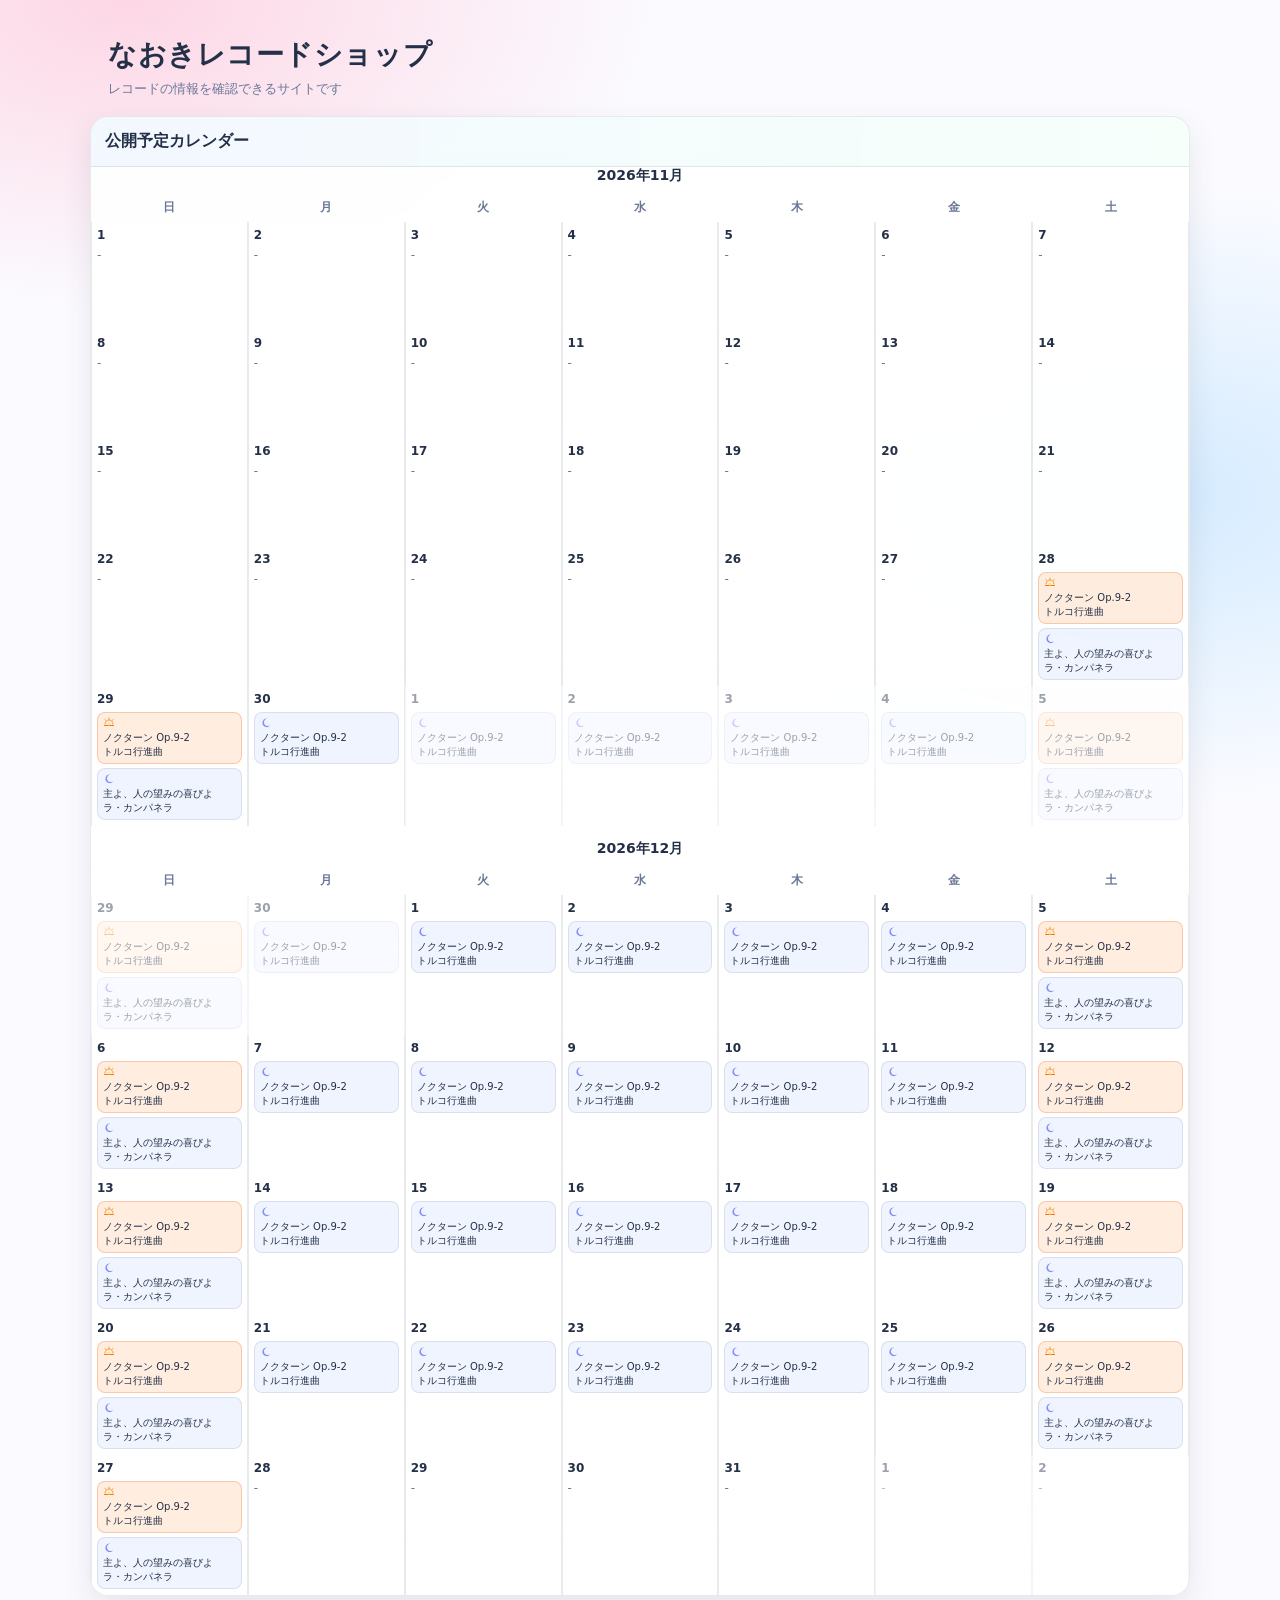
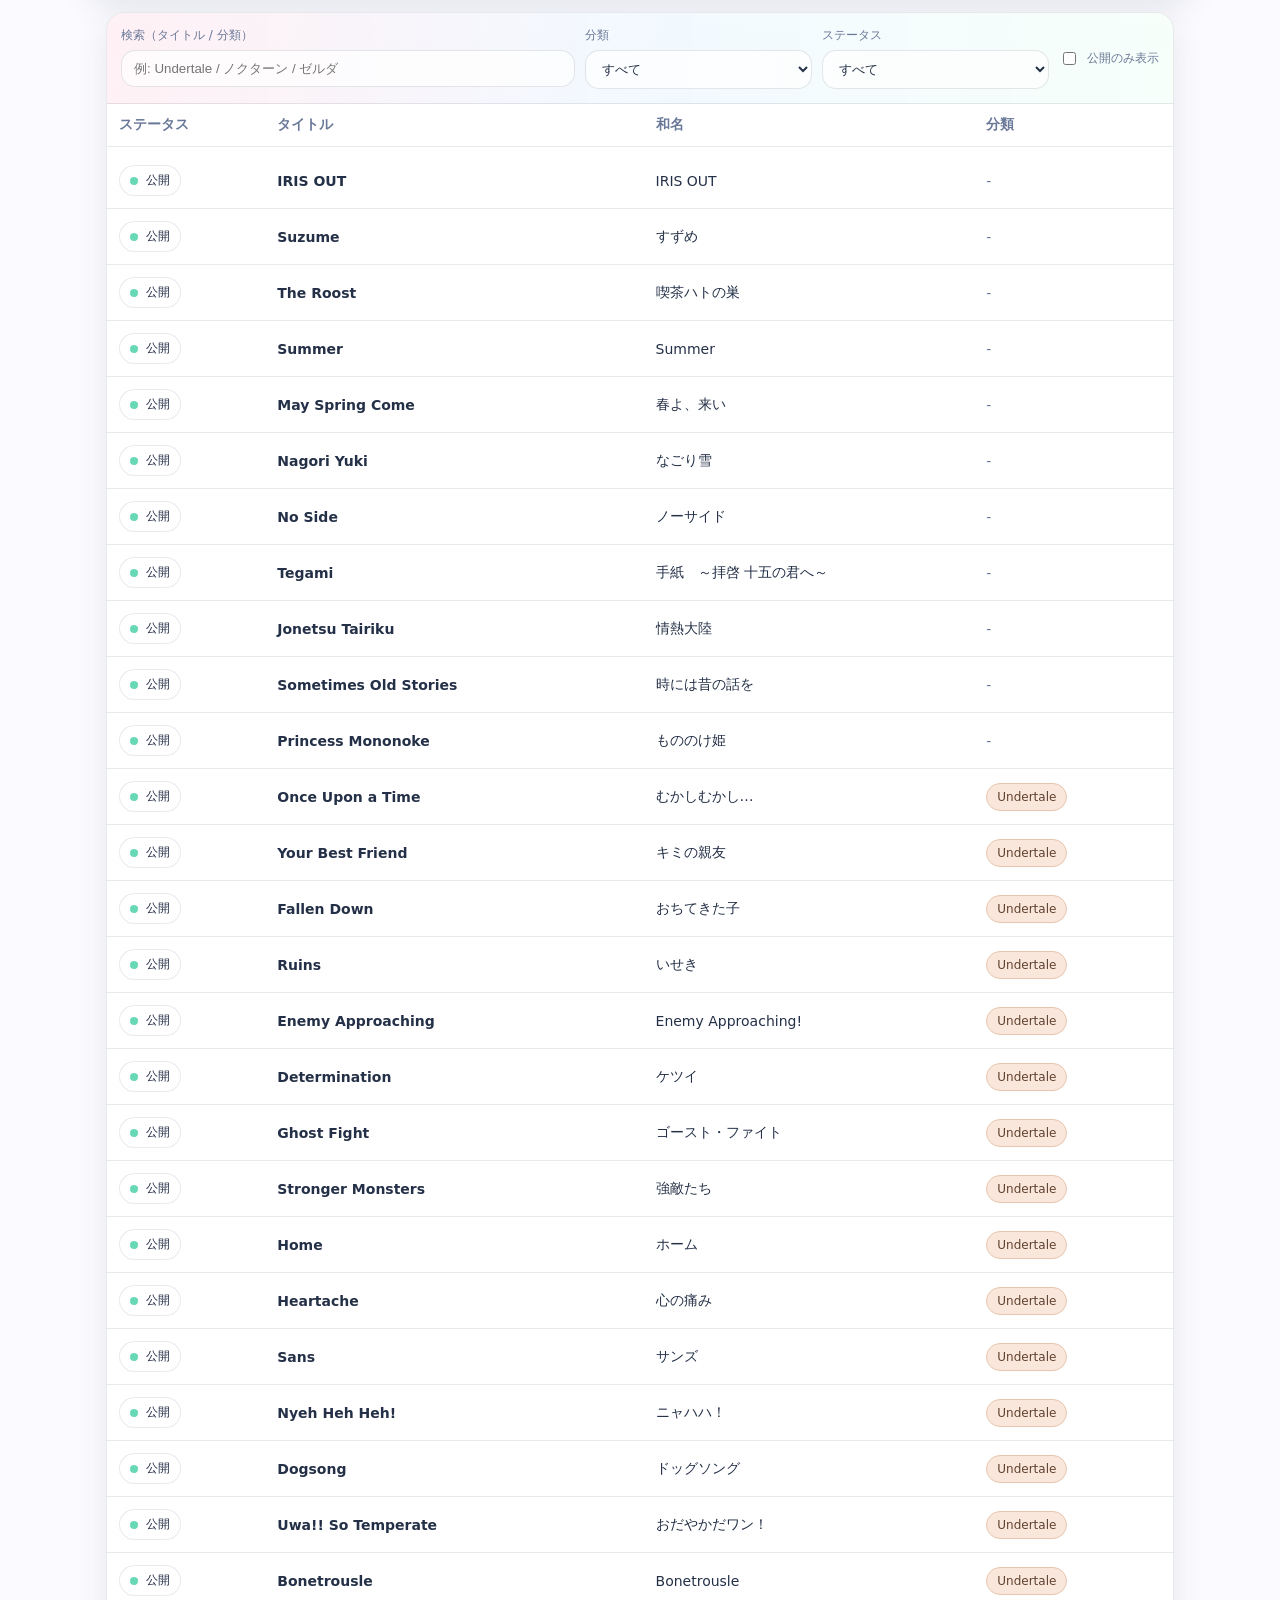
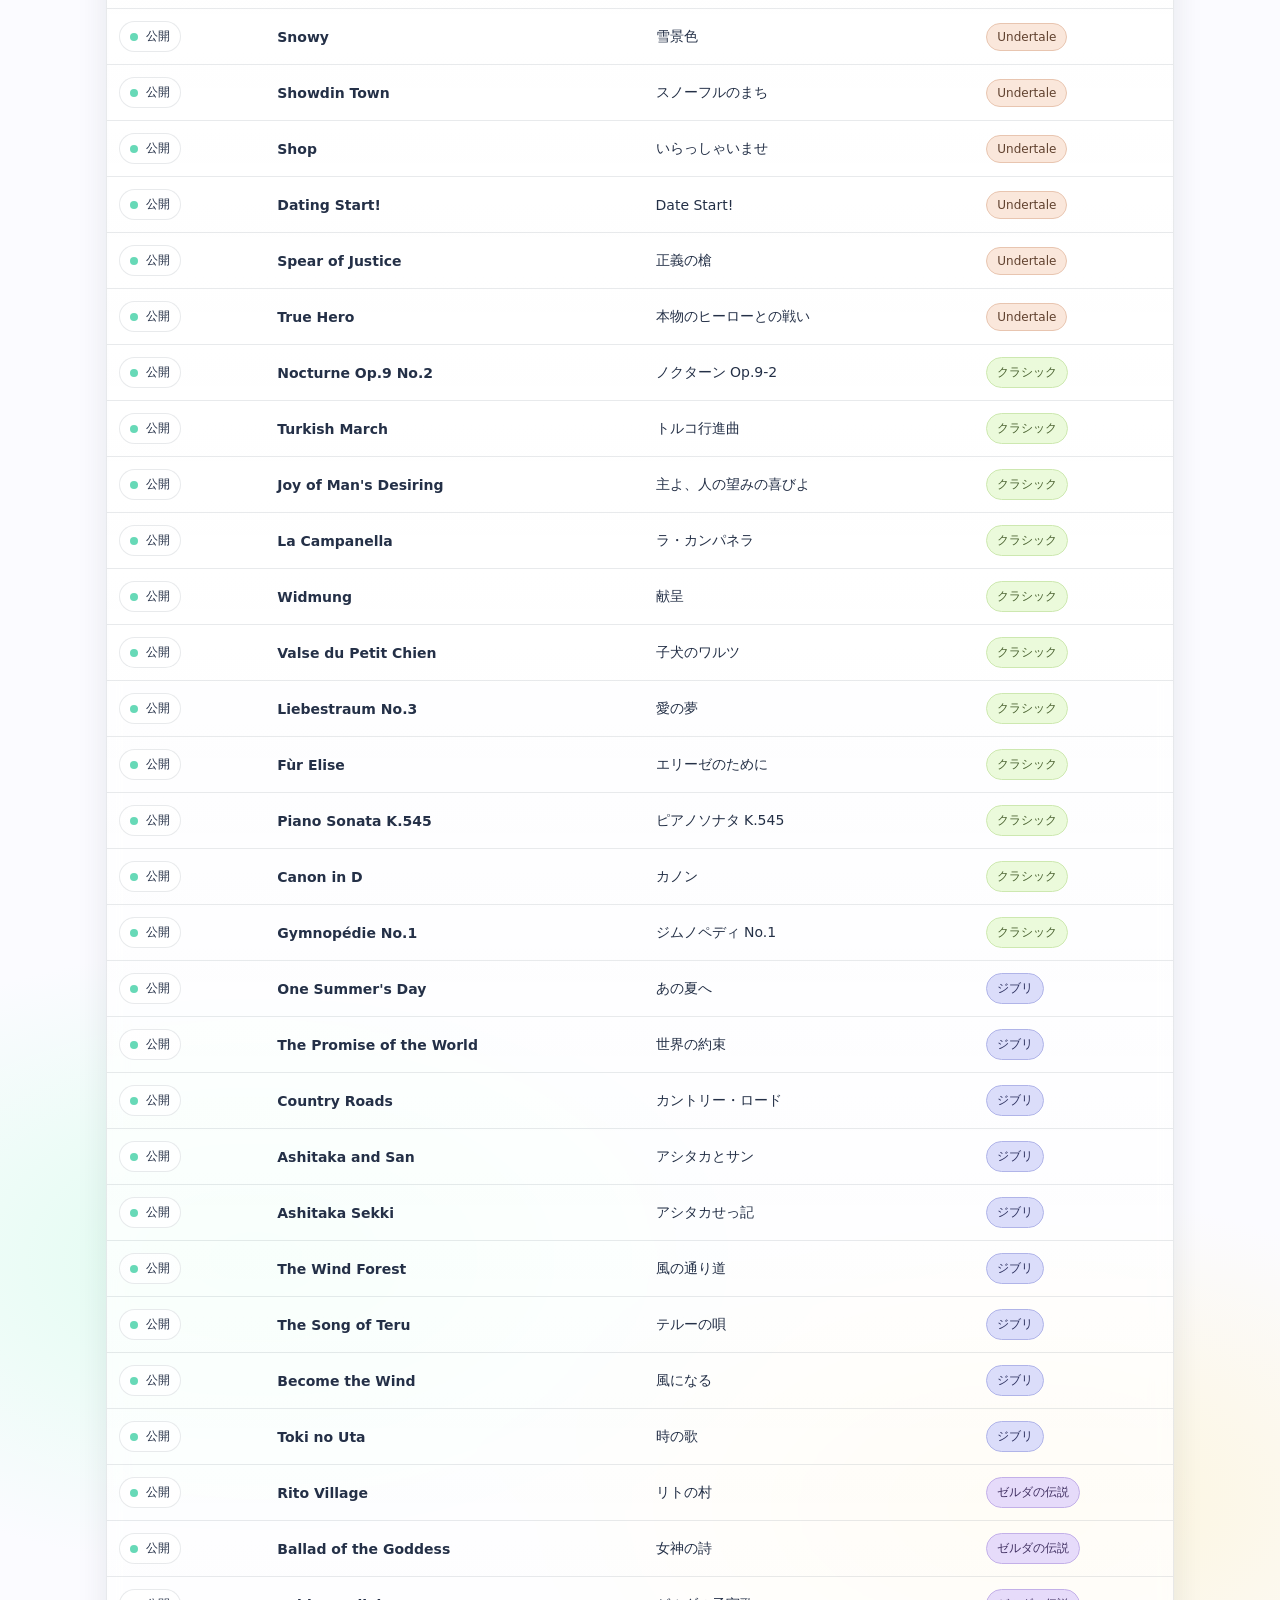
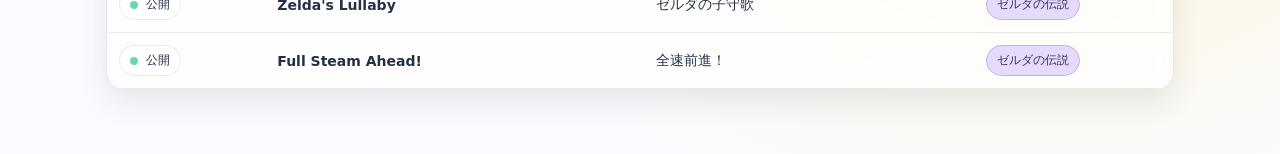
<file: index.html>
<!doctype html>
<html lang="ja">
<head>
  <meta charset="utf-8" />
  <meta name="viewport" content="width=device-width,initial-scale=1" />
  <meta name="description" content="ハートピア 曲リスト（公開）" />
  <title>なおきレコードショップ</title>
  <link rel="stylesheet" href="./styles/common.css" />
  <link rel="stylesheet" href="./styles/index.css" />
</head>
<body>
  <div class="wrap">
    <header>
      <div class="title">
        <h1>なおきレコードショップ</h1>
        <div class="sub">レコードの情報を確認できるサイトです</div>
      </div>
    </header>

    <section class="card calendarCard" aria-label="演奏スケジュール">
      <div class="calendarHead">公開予定カレンダー</div>
      <div class="calendarWrap"><div class="calendar" id="calendar"></div></div>
    </section>

    <section class="card" aria-label="曲リスト">
      <div class="controls">
        <div class="field">
          <label for="q">検索（タイトル / 分類）</label>
          <input id="q" type="search" placeholder="例: Undertale / ノクターン / ゼルダ" autocomplete="off" />
        </div>
        <div class="field">
          <label for="category">分類</label>
          <select id="category"><option value="">すべて</option></select>
        </div>
        <div class="field">
          <label for="status">ステータス</label>
          <select id="status">
            <option value="">すべて</option><option value="公開">公開</option><option value="非公開">非公開</option><option value="準備中">準備中</option>
          </select>
        </div>
        <label class="toggle" title="公開だけに絞り込み"><input id="onlyPublic" type="checkbox" />公開のみ表示</label>
      </div>
      <div class="stats" id="stats"></div>
      <div class="tableWrap">
        <table>
          <thead><tr>
            <th data-key="status">ステータス<span class="sort" id="sort-status"></span></th>
            <th data-key="title">タイトル<span class="sort" id="sort-title"></span></th>
            <th data-key="jp">和名<span class="sort" id="sort-jp"></span></th>
            <th data-key="category">分類<span class="sort" id="sort-category"></span></th>
          </tr></thead>
          <tbody id="tbody"></tbody>
        </table>
      </div>
      <div class="mobileList" id="mobileList"></div>
    </section>

    <footer>
    </footer>
  </div>

  <script src="./scripts/ui-common.js" defer></script>
  <script src="./scripts/index.js" defer></script>
</body>
</html>
</file>
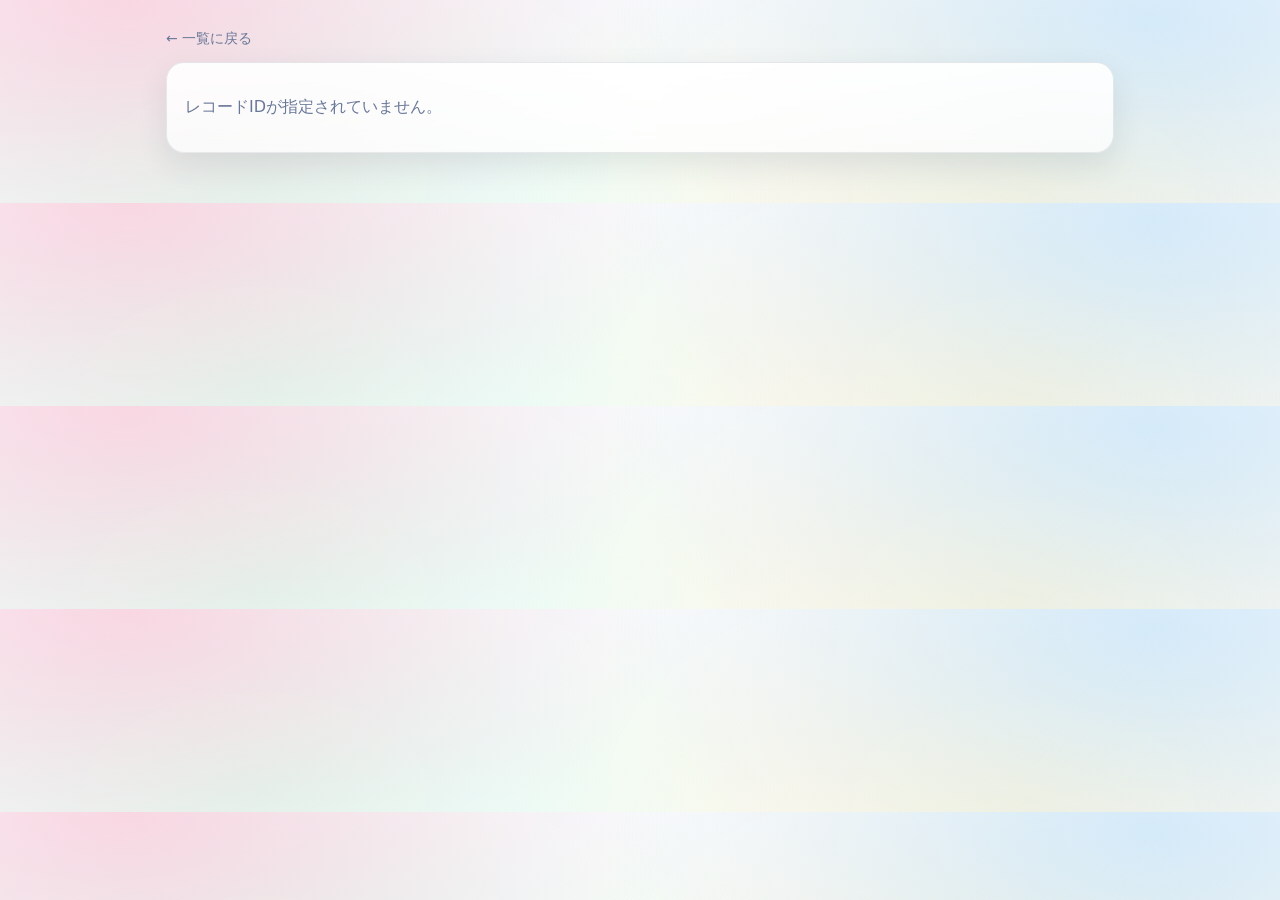
<file: detail.html>
<!doctype html>
<html lang="ja">
<head>
  <meta charset="utf-8" />
  <meta name="viewport" content="width=device-width,initial-scale=1" />
  <meta name="description" content="レコード詳細" />
  <title>レコード詳細 | なおきレコードショップ</title>
  <link rel="stylesheet" href="./styles/common.css" />
  <link rel="stylesheet" href="./styles/detail.css" />
</head>
<body>
  <div class="wrap">
    <a class="backLink" href="./index.html">← 一覧に戻る</a>
    <section class="card" id="detailRoot"></section>
  </div>

  <script src="./scripts/ui-common.js" defer></script>
  <script src="./scripts/detail.js" defer></script>
</body>
</html>
</file>
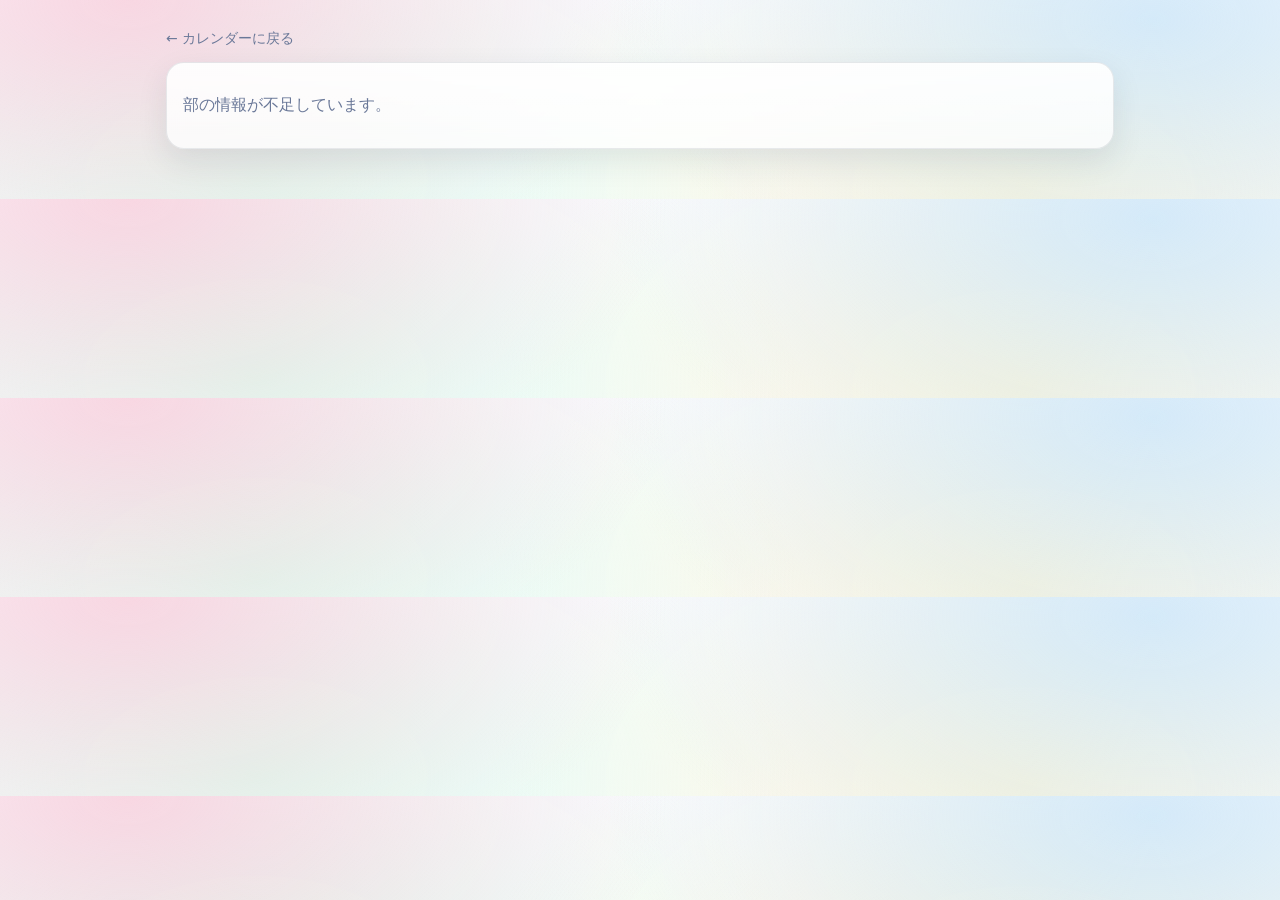
<file: slot-detail.html>
<!doctype html>
<html lang="ja">
<head>
  <meta charset="utf-8" />
  <meta name="viewport" content="width=device-width,initial-scale=1" />
  <meta name="description" content="部の詳細" />
  <title>予定の詳細 | なおきレコードショップ</title>
  <link rel="stylesheet" href="./styles/common.css" />
  <link rel="stylesheet" href="./styles/slot-detail.css" />
</head>
<body>
  <div class="wrap">
    <a class="backLink" href="./index.html">← カレンダーに戻る</a>
    <main id="slotDetailRoot" class="card slotMain"></main>
  </div>

  <script src="./scripts/ui-common.js" defer></script>
  <script src="./scripts/slot-detail.js" defer></script>
</body>
</html>
</file>
<file: styles/common.css>
:root{
  --bg:#fbfbff;
  --text:#243047;
  --muted:#6a7898;
  --line: rgba(36,48,71,.10);
  --accent:#7aa7ff;
  --ok:#67d9b7;
  --warn:#ffd27a;
  --bad:#ff8fb0;
  --shadow: 0 12px 30px rgba(36,48,71,.10);
  --radius: 18px;
  --sans: ui-sans-serif, system-ui, -apple-system, "Segoe UI", Roboto, "Noto Sans JP", "Hiragino Sans", "Hiragino Kaku Gothic ProN", Meiryo, Arial, sans-serif;
}
*{box-sizing:border-box}
body{
  margin:0;
  font-family:var(--sans);
  color:var(--text);
  background:
    radial-gradient(900px 520px at 10% 0%, rgba(255, 184, 208,.55), transparent 60%),
    radial-gradient(900px 520px at 90% 10%, rgba(186, 224, 255,.60), transparent 60%),
    radial-gradient(900px 520px at 20% 90%, rgba(200, 255, 226,.55), transparent 60%),
    radial-gradient(900px 520px at 80% 95%, rgba(255, 240, 188,.55), transparent 60%),
    var(--bg);
}
.wrap{max-width:1100px; margin:0 auto; padding:28px 16px 50px;}
.card{
  background: linear-gradient(180deg, rgba(255,255,255,.92), rgba(255,255,255,.75));
  border:1px solid var(--line);
  border-radius:var(--radius);
  box-shadow:var(--shadow);
  overflow:hidden;
  backdrop-filter: blur(10px);
}
.muted{color:var(--muted)}
.badge,.chip{display:inline-flex; align-items:center; gap:8px; padding:6px 10px; border-radius:999px; border:1px solid rgba(36,48,71,.10); background: rgba(255,255,255,.70); font-size:12px}
.dot{width:8px;height:8px;border-radius:50%}
.status-public .dot{background:var(--ok)}
.status-private .dot{background:var(--bad)}
.status-wip .dot{background:var(--warn)}
.calendarIcon{width:12px; height:12px; flex:0 0 auto}
</file>
<file: styles/index.css>
a{color:inherit}
header{display:flex; gap:14px; align-items:flex-end; justify-content:space-between; padding:8px 2px 18px;}
.title{display:flex; flex-direction:column; gap:6px;}
h1{margin:0; font-size:28px; letter-spacing:.02em}
.sub{color:var(--muted); font-size:13px}
.calendarCard{margin:0 -16px 16px;}
.calendarHead{padding:14px; border-bottom:1px solid var(--line); background: linear-gradient(90deg, rgba(186,224,255,.18), rgba(200,255,226,.16)); font-weight:700;}
.calendar{display:flex; flex-direction:column; gap:14px}
.calendarMonthHeading{font-size:14px; font-weight:700; text-align:center; margin-bottom:8px;}
.calendarGrid{display:grid; grid-template-columns:repeat(7,minmax(0,1fr));}
.calendarLabel{font-size:12px; color:var(--muted); font-weight:700; text-align:center; padding:6px 4px;}
.calendarDay{border-left:1px solid var(--line); border-right:1px solid var(--line); padding:6px 5px; min-height:108px; background:rgba(255,255,255,.72); overflow:hidden;}
.calendarDay.outside{opacity:.45}
.calendarDate{font-size:12px; font-weight:700; margin-bottom:6px}
.calendarItems{display:flex; flex-direction:column; gap:4px}
.calendarItem{display:block; text-decoration:none; --calendar-item-bg: rgba(122,167,255,.12); --calendar-item-border: rgba(36,48,71,.10); padding:4px 5px; border-radius:8px; border:1px solid var(--calendar-item-border); background:var(--calendar-item-bg); font-size:11px; line-height:1.25; transition:transform .1s ease;}
.calendarItem:hover{transform:translateY(-1px)}
.calendarItem.daySlot{--calendar-item-bg: rgba(251,146,60,.16); --calendar-item-border: rgba(234,88,12,.25)}
.calendarItem.nightSlot{--calendar-item-bg: rgba(122,167,255,.12); --calendar-item-border: rgba(36,48,71,.10)}
.calendarSlotHead{display:flex; align-items:center; margin-bottom:3px}
.calendarSongList{margin:0; padding-left:0; list-style:none}
.calendarSongList li{margin:1px 0; font-size:10px; position:relative; overflow:hidden; white-space:nowrap}
.calendarEmpty{font-size:12px; color:var(--muted)}
.controls{display:grid; grid-template-columns: 1.4fr .7fr .7fr auto; gap:10px; padding:14px; border-bottom:1px solid var(--line); background: linear-gradient(90deg, rgba(255,184,208,.20), rgba(186,224,255,.18), rgba(200,255,226,.16));}
.field{display:flex; flex-direction:column; gap:6px;}
label{font-size:12px; color:var(--muted)}
input[type="search"], select{width:100%; padding:10px 12px; border-radius:14px; border:1px solid rgba(36,48,71,.12); background: rgba(255,255,255,.75); color:var(--text); outline:none;}
.toggle{display:flex; align-items:center; gap:8px; border:none; background:transparent; cursor:pointer;}
.tableWrap{overflow:auto;}
table{width:100%; border-collapse:separate; border-spacing:0; min-width:820px; font-size:14px;}
thead th{border-bottom:1px solid var(--line); text-align:left; padding:12px; color:var(--muted); font-weight:700; cursor:pointer; white-space:nowrap;}
tbody td{padding:12px; border-bottom:1px solid var(--line);}
tbody tr:first-child td{padding-top:18px}
tbody tr:hover{background:rgba(122,167,255,.08)}
.col-title{font-weight:700}
.mobileList{display:none}
.mobileRecordCard{padding:12px; margin:0 14px 10px; border:1px solid var(--line); border-radius:12px; background:rgba(255,255,255,.8)}
.mobileRecordCard:first-child{margin-top:10px}
.mobileCardRow{display:flex; align-items:center; justify-content:space-between; gap:10px}
.mobileTitleMuted{font-size:10px; color:var(--muted); white-space:nowrap; overflow:hidden; text-overflow:ellipsis}
.mobileJpMain{font-size:14px; font-weight:700; white-space:nowrap; overflow:hidden; text-overflow:ellipsis}
.mobileMetaRow{display:flex; align-items:center; gap:6px}
.recordLink{cursor:pointer}
footer{margin-top:14px; color:var(--muted); font-size:12px; padding:0 4px;}
.kbd{padding:.12em .45em; border:1px solid rgba(36,48,71,.14); border-bottom-width:2px; border-radius:10px; background:rgba(255,255,255,.70)}
@media (max-width:860px){.controls{grid-template-columns:1fr 1fr}}
@media (max-width:700px){.tableWrap{display:none}.mobileList{display:block}}
@media (max-width:520px){.controls{grid-template-columns:1fr}header{flex-direction:column; align-items:flex-start}}
</file>
<file: styles/detail.css>
.wrap{max-width:980px}
.backLink{display:inline-block; margin-bottom:14px; color:var(--muted); text-decoration:none; font-size:14px;}
.card{padding:18px}
.detailPanel{display:grid; grid-template-columns:minmax(0,240px) minmax(0,1fr); gap:20px; align-items:start;}
.detailImage{width:min(240px,100%); aspect-ratio:1/1; object-fit:cover; border-radius:50%; border:6px solid rgba(255,255,255,.88); box-shadow: 0 12px 30px rgba(36,48,71,.16); background:rgba(255,255,255,.8);}
h1{margin:0 0 8px; font-size:28px}
.meta{display:flex; gap:8px; flex-wrap:wrap; margin:12px 0}
.desc{line-height:1.8; white-space:pre-wrap}
.schedule{margin-top:14px; font-size:15px}
@media (max-width:700px){.detailPanel{grid-template-columns:1fr;}h1{font-size:22px}}
</file>
<file: styles/slot-detail.css>
.wrap{max-width:980px}
.backLink{display:inline-block; margin-bottom:14px; color:var(--muted); text-decoration:none; font-size:14px;}
.slotHeader{border:1px solid var(--line); border-radius:14px; padding:16px; margin-bottom:14px; background:rgba(255,255,255,.78)}
.slotHeader.daySlot{background:rgba(251,146,60,.16)}
.slotHeader.nightSlot{background:rgba(122,167,255,.12)}
.slotHeaderRow{display:flex; align-items:center; gap:8px}
h1{margin:0; font-size:24px}
.slotInfo{margin-top:8px}
.slotRecordsSection h2{margin:8px 0 10px}
.slotRecords{display:grid; grid-template-columns:repeat(auto-fill,minmax(260px,1fr)); gap:10px}
.slotRecordCard{display:grid; grid-template-columns:74px 1fr; gap:10px; align-items:center; border:1px solid var(--line); border-radius:12px; background:rgba(255,255,255,.86); padding:10px; cursor:pointer}
.slotRecordCard:hover{transform:translateY(-1px)}
.slotRecordImage{width:74px; height:74px; border-radius:8px; object-fit:cover; background:#fff}
.slotRecordTitle{font-weight:700}
.slotRecordSub{font-size:12px; color:var(--muted); margin-top:2px}
.slotRecordMeta{display:flex; flex-wrap:wrap; gap:6px; margin-top:8px}
.slotMain{padding:16px}
</file>
